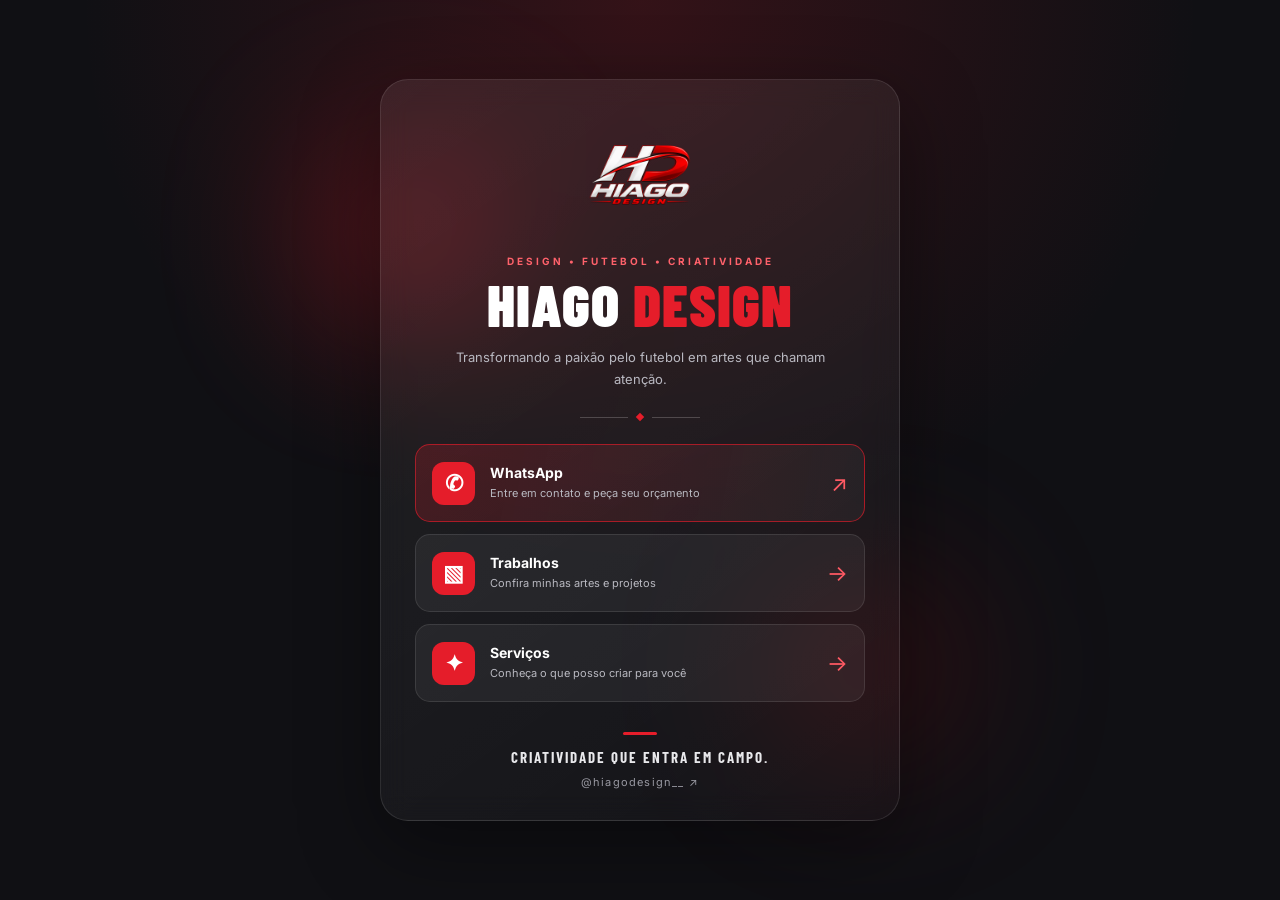
<file: index.html>
<!DOCTYPE html>
<html lang="pt-BR">

<head>
    <meta charset="UTF-8">
    <meta name="viewport" content="width=device-width,initial-scale=1">
    <meta name="description" content="Hiago Design: artes esportivas, serviços e portfólio.">
    <title>Hiago Design | Link na Bio</title>
    <link rel="preconnect" href="https://fonts.googleapis.com">
    <link rel="preconnect" href="https://fonts.gstatic.com" crossorigin>
    <link
        href="https://fonts.googleapis.com/css2?family=Barlow+Condensed:wght@600;700;800;900&family=Inter:wght@400;500;600;700&display=swap"
        rel="stylesheet">
    <link rel="stylesheet" href="style.css">
</head>
<body>
    <main class="page">
        <div class="glow glow-one"></div>
        <div class="glow glow-two"></div>
        <section class="profile">
            <div class="logo-area"><img class="brand-logo" src="imagens/Design sem nome - 2026-11-04T105549.562.png"
                    alt="Logo Hiago Design" onerror="this.style.display='none'"></div>
            <p class="eyebrow">DESIGN • FUTEBOL • CRIATIVIDADE</p>
            <h1>HIAGO <span>DESIGN</span></h1>
            <p class="intro">Transformando a paixão pelo futebol em artes que chamam atenção.</p>
            <div class="divider"><span></span><i></i><span></span></div>
            <nav class="links" aria-label="Links principais"><a class="link-card whatsapp"
                    href="https://w.app/hiagodesign__" target="_blank" rel="noopener noreferrer"><span
                        class="link-icon">✆</span><span class="link-copy"><strong>WhatsApp</strong><small>Entre em
                            contato e peça seu orçamento</small></span><span class="arrow">↗</span></a><a
                    class="link-card" href="trabalhos.html"><span class="link-icon">▧</span><span
                        class="link-copy"><strong>Trabalhos</strong><small>Confira minhas artes e
                            projetos</small></span><span class="arrow">→</span></a><a class="link-card"
                    href="servicos.html"><span class="link-icon">✦</span><span
                        class="link-copy"><strong>Serviços</strong><small>Conheça o que posso criar para
                            você</small></span><span class="arrow">→</span></a></nav>
            <div class="bottom"><span class="red-line"></span>
                <p>CRIATIVIDADE QUE ENTRA EM CAMPO.</p><a class="social" href="https://www.instagram.com/hiagodesign__/"
                    target="_blank" rel="noopener noreferrer">@hiagodesign__ ↗</a>
            </div>
        </section>
    </main>
</body>

</html>
</file>
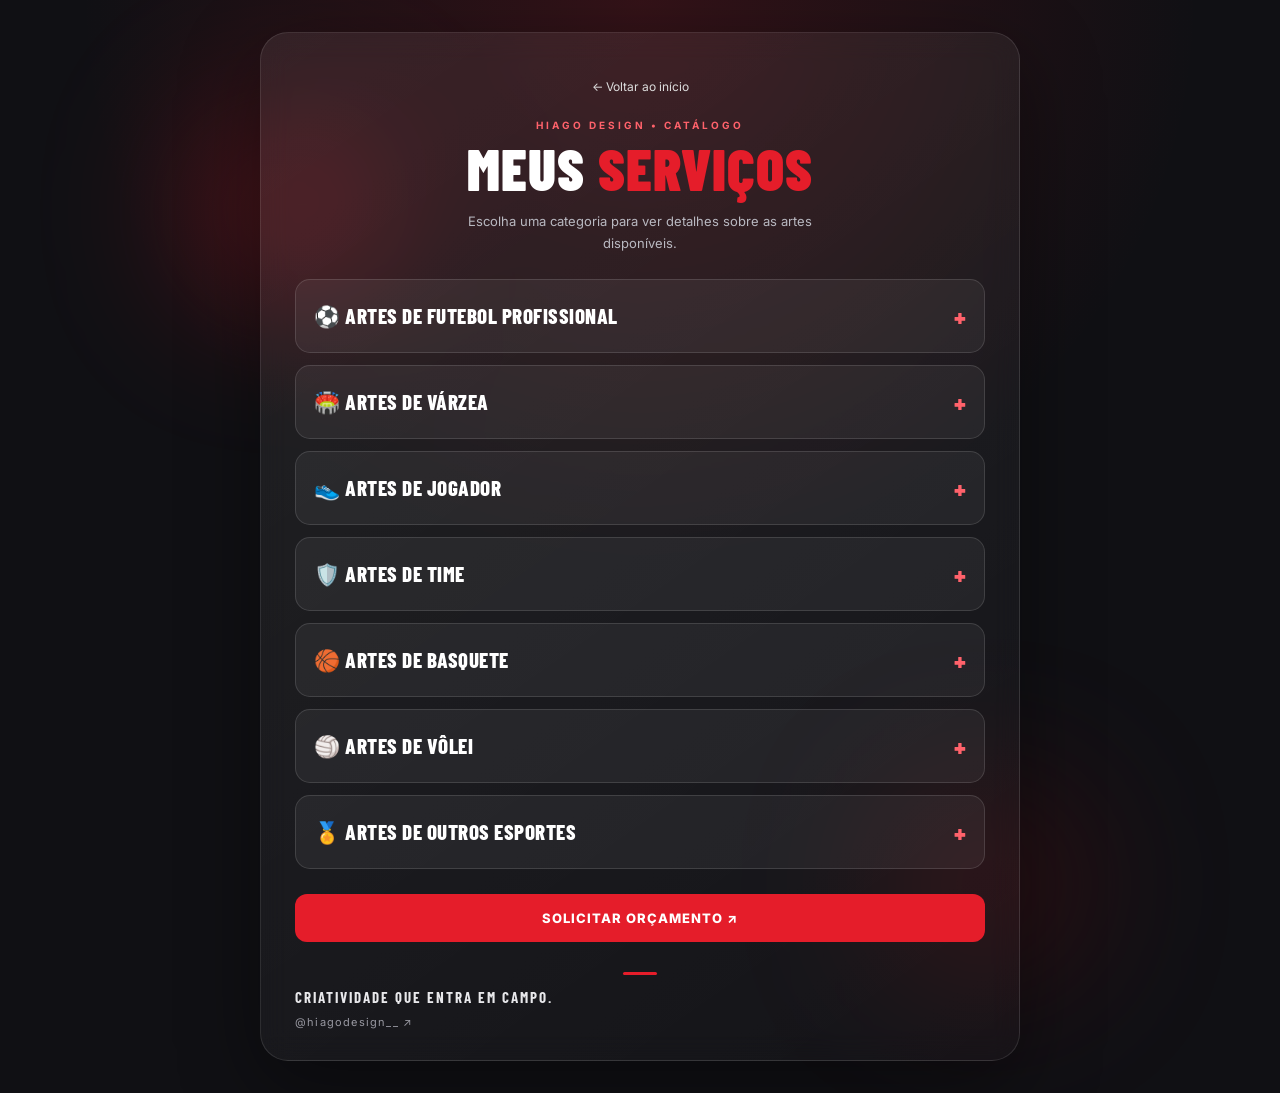
<file: servicos.html>
<!DOCTYPE html>
<html lang="pt-BR">

<head>
    <meta charset="UTF-8">
    <meta name="viewport" content="width=device-width,initial-scale=1">
    <title>Serviços | Hiago Design</title>
    <link rel="preconnect" href="https://fonts.googleapis.com">
    <link rel="preconnect" href="https://fonts.gstatic.com" crossorigin>
    <link
        href="https://fonts.googleapis.com/css2?family=Barlow+Condensed:wght@600;700;800;900&family=Inter:wght@400;500;600;700&display=swap"
        rel="stylesheet">
    <link rel="stylesheet" href="style.css">
</head>

<body>
    <main class="page wide">
        <div class="glow glow-one"></div>
        <div class="glow glow-two"></div>
        <section class="profile inner">
            <header class="page-header"><a class="back" href="index.html">← Voltar ao início</a>
                <p class="eyebrow">HIAGO DESIGN • CATÁLOGO</p>
                <h1>MEUS <span>SERVIÇOS</span></h1>
                <p class="intro">Escolha uma categoria para ver detalhes sobre as artes disponíveis.</p>
            </header>
            <div class="service-list">
                <details class="service">
                    <summary><span>⚽ ARTES DE FUTEBOL PROFISSIONAL</span><span class="plus">+</span></summary>
                    <div class="service-content">
                        <p>Artes com visual profissional para atletas, clubes, páginas esportivas e torcedores. Ideal
                            para anúncios, pré-jogos, resultados, contratações, destaques e comemorações.</p>
                        <p class="sizes"><strong>Tamanhos disponíveis:</strong> 1080 × 1350 px (post de Instagram) e
                            1080 × 1920 px (story de Instagram).</p>
                    </div>
                </details>
                <details class="service">
                    <summary><span>🏟️ ARTES DE VÁRZEA</span><span class="plus">+</span></summary>
                    <div class="service-content">
                        <p>Artes para times, campeonatos e jogadores do futebol de várzea: divulgação de partidas,
                            escalações, resultados, títulos, torneios e eventos da comunidade.</p>
                        <p class="sizes"><strong>Tamanhos disponíveis:</strong> 1080 × 1350 px (post de Instagram) e
                            1080 × 1920 px (story de Instagram).</p>
                    </div>
                </details>
                <details class="service">
                    <summary><span>👟 ARTES DE JOGADOR</span><span class="plus">+</span></summary>
                    <div class="service-content">
                        <p>Arte personalizada para você ou para um jogador que você queira destacar, utilizando de 1 a 4
                            imagens, dependendo do tamanho e da composição. Ideal para apresentação, homenagem,
                            aniversário, conquista ou destaque da partida.</p>
                        <p class="sizes"><strong>Tamanhos disponíveis:</strong> 1080 × 1350 px (post de Instagram) e
                            1080 × 1920 px (story de Instagram).</p>
                    </div>
                </details>
                <details class="service">
                    <summary><span>🛡️ ARTES DE TIME</span><span class="plus">+</span></summary>
                    <div class="service-content">
                        <p>Artes de elenco, escalação, campeão, vitória, próximo jogo e muito mais. Criações para seu
                            clube, seu time de várzea ou seu time do coração, com identidade visual personalizada.</p>
                        <p class="sizes"><strong>Tamanhos disponíveis:</strong> 1080 × 1350 px (post de Instagram) e
                            1080 × 1920 px (story de Instagram).</p>
                    </div>
                </details>
                <details class="service">
                    <summary><span>🏀 ARTES DE BASQUETE</span><span class="plus">+</span></summary>
                    <div class="service-content">
                        <p>Artes para jogadores, equipes e campeonatos de basquete: dia de jogo, placares, escalações,
                            estatísticas, MVP, contratações e comemorações de vitórias.</p>
                        <p class="sizes"><strong>Tamanhos disponíveis:</strong> 1080 × 1350 px (post de Instagram) e
                            1080 × 1920 px (story de Instagram).</p>
                    </div>
                </details>
                <details class="service">
                    <summary><span>🏐 ARTES DE VÔLEI</span><span class="plus">+</span></summary>
                    <div class="service-content">
                        <p>Artes para atletas e equipes de vôlei, incluindo divulgação de jogos, resultados, destaques
                            individuais, elencos, torneios e títulos.</p>
                        <p class="sizes"><strong>Tamanhos disponíveis:</strong> 1080 × 1350 px (post de Instagram) e
                            1080 × 1920 px (story de Instagram).</p>
                    </div>
                </details>
                <details class="service">
                    <summary><span>🏅 ARTES DE OUTROS ESPORTES</span><span class="plus">+</span></summary>
                    <div class="service-content">
                        <p>Artes personalizadas para futsal, handebol, corrida, artes marciais e outras modalidades.
                            Divulgação de atletas, equipes, competições, conquistas e eventos esportivos.</p>
                        <p class="sizes"><strong>Tamanhos disponíveis:</strong> 1080 × 1350 px (post de Instagram) e
                            1080 × 1920 px (story de Instagram).</p>
                    </div>
                </details>
            </div><a class="cta" href="https://w.app/hiagodesign__" target="_blank" rel="noopener noreferrer">SOLICITAR
                ORÇAMENTO ↗</a>
            <footer class="bottom"><span class="red-line"></span>
                <p>CRIATIVIDADE QUE ENTRA EM CAMPO.</p><a class="social" href="https://www.instagram.com/hiagodesign__/"
                    target="_blank" rel="noopener noreferrer">@hiagodesign__ ↗</a>
            </footer>
        </section>
    </main>
</body>

</html>
</file>
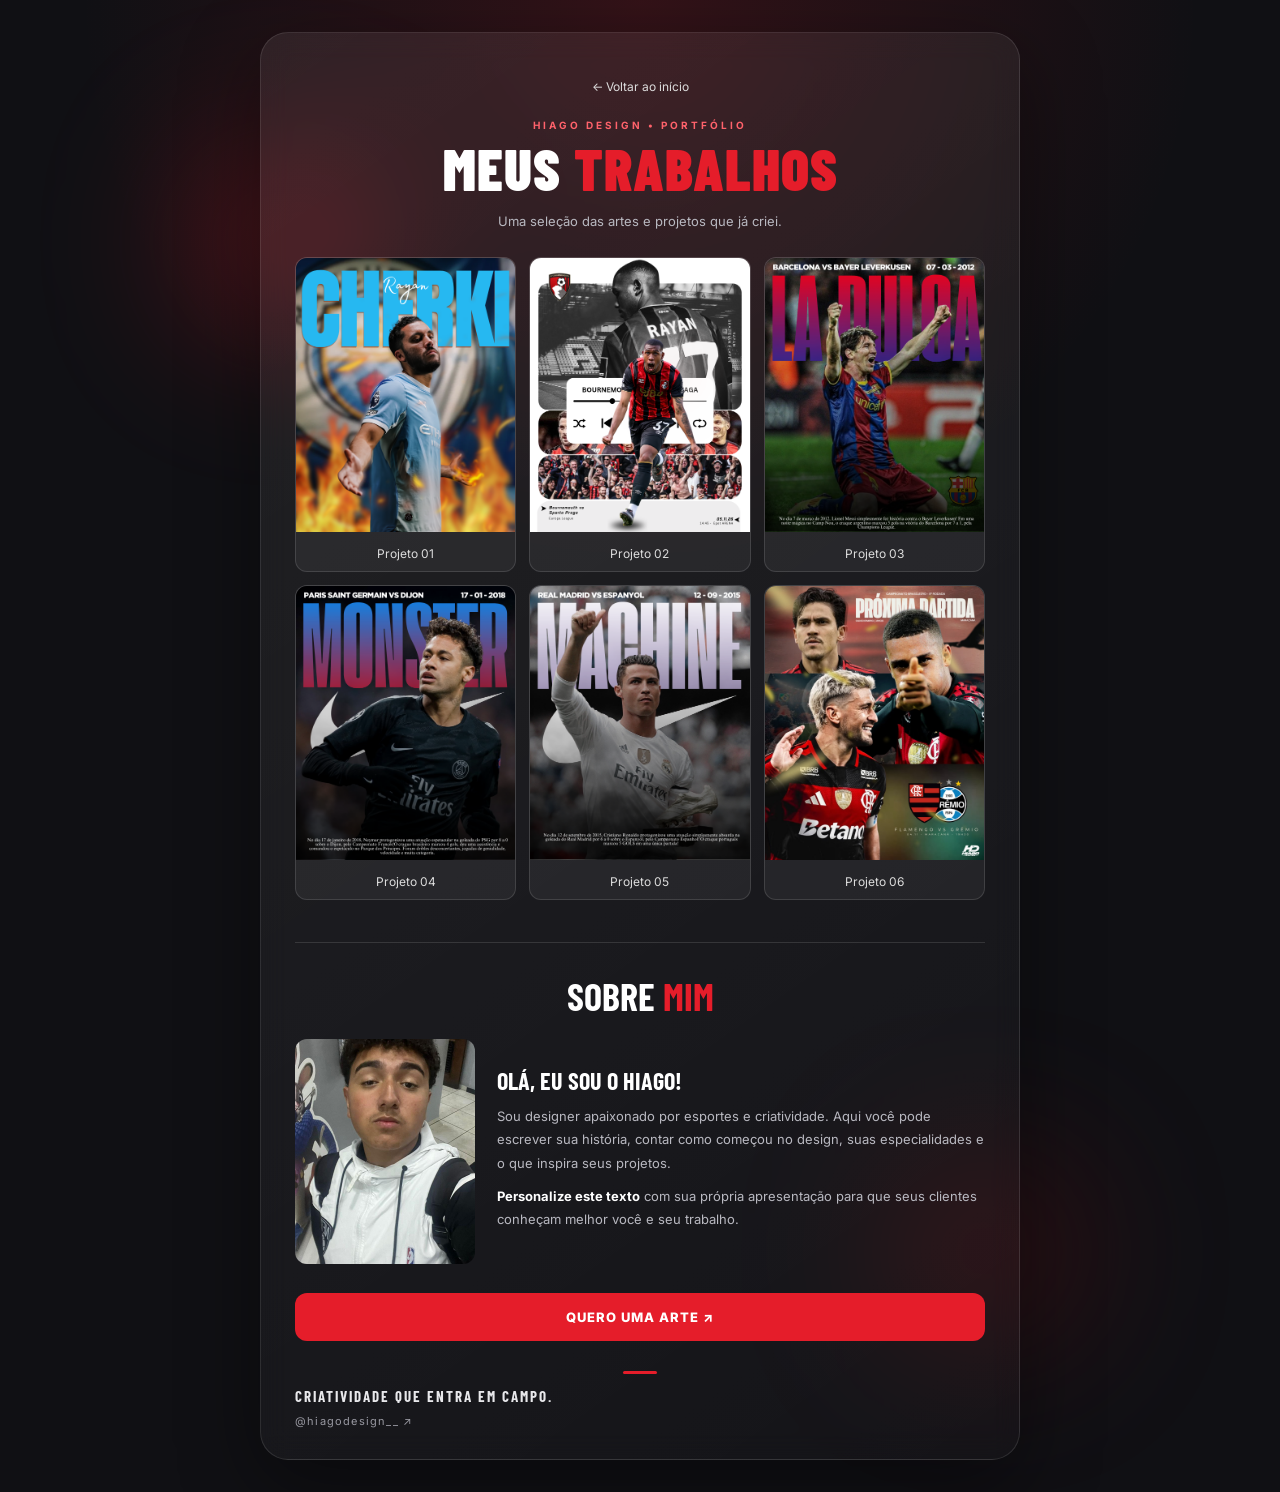
<file: trabalhos.html>
<!DOCTYPE html>
<html lang="pt-BR">

<head>
    <meta charset="UTF-8">
    <meta name="viewport" content="width=device-width,initial-scale=1">
    <title>Trabalhos | Hiago Design</title>
    <link rel="preconnect" href="https://fonts.googleapis.com">
    <link rel="preconnect" href="https://fonts.gstatic.com" crossorigin>
    <link
        href="https://fonts.googleapis.com/css2?family=Barlow+Condensed:wght@600;700;800;900&family=Inter:wght@400;500;600;700&display=swap"
        rel="stylesheet">
    <link rel="stylesheet" href="style.css">
    <link rel="stylesheet" href="visualizador.css">
</head>

<body>
    <main class="page wide">
        <div class="glow glow-one"></div>
        <div class="glow glow-two"></div>
        <section class="profile inner">
            <header class="page-header"><a class="back" href="index.html">← Voltar ao início</a>
                <p class="eyebrow">HIAGO DESIGN • PORTFÓLIO</p>
                <h1>MEUS <span>TRABALHOS</span></h1>
                <p class="intro">Uma seleção das artes e projetos que já criei.</p>
            </header>
            <div class="portfolio-grid">
                <figure class="work"><img src="imagens/Bournemouth vs sparta praga (2).png" alt="Trabalho esportivo 1"
                        onerror="this.hidden=true;this.nextElementSibling.hidden=false">
                    <div class="placeholder" hidden>ADICIONE SUA ARTE 01</div>
                    <figcaption>Projeto 01</figcaption>
                </figure>
                <figure class="work"><img src="imagens/Bournemouth vs sparta praga (3).png" alt="Trabalho esportivo 2"
                        onerror="this.hidden=true;this.nextElementSibling.hidden=false">
                    <div class="placeholder" hidden>ADICIONE SUA ARTE 02</div>
                    <figcaption>Projeto 02</figcaption>
                </figure>
                <figure class="work"><img src="imagens/Bournemouth vs sparta praga (4).png" alt="Trabalho esportivo 3"
                        onerror="this.hidden=true;this.nextElementSibling.hidden=false">
                    <div class="placeholder" hidden>ADICIONE SUA ARTE 03</div>
                    <figcaption>Projeto 03</figcaption>
                </figure>
                <figure class="work"><img src="imagens/Bournemouth vs sparta praga (5).png" alt="Trabalho esportivo 4"
                        onerror="this.hidden=true;this.nextElementSibling.hidden=false">
                    <div class="placeholder" hidden>ADICIONE SUA ARTE 04</div>
                    <figcaption>Projeto 04</figcaption>
                </figure>
                <figure class="work"><img src="imagens/Bournemouth vs sparta praga (8).png" alt="Trabalho esportivo 5"
                        onerror="this.hidden=true;this.nextElementSibling.hidden=false">
                    <div class="placeholder" hidden>ADICIONE SUA ARTE 05</div>
                    <figcaption>Projeto 05</figcaption>
                </figure>
                <figure class="work"><img src="imagens/WhatsApp Image 2026-11-04 at 16.27.29.jpeg"
                        alt="Trabalho esportivo 6" onerror="this.hidden=true;this.nextElementSibling.hidden=false">
                    <div class="placeholder" hidden>ADICIONE SUA ARTE 06</div>
                    <figcaption>Projeto 06</figcaption>
                </figure>
            </div>
            <section class="about" aria-labelledby="sobre">
                <h2 id="sobre">SOBRE <span>MIM</span></h2>
                <div class="about-content">
                    <div class="portrait"><img src="imagens/foto.jpg" alt="Foto de Hiago"
                            onerror="this.hidden=true;this.nextElementSibling.hidden=false">
                        <div class="placeholder" hidden>SUA FOTO AQUI</div>
                    </div>
                    <div class="about-text">
                        <h3>OLÁ, EU SOU O HIAGO!</h3>
                        <p>Sou designer apaixonado por esportes e criatividade. Aqui você pode escrever sua história,
                            contar como começou no design, suas especialidades e o que inspira seus projetos.</p>
                        <p><strong>Personalize este texto</strong> com sua própria apresentação para que seus clientes
                            conheçam melhor você e seu trabalho.</p>
                    </div>
                </div>
            </section><a class="cta" href="https://w.app/hiagodesign__" target="_blank" rel="noopener noreferrer">QUERO
                UMA ARTE ↗</a>
            <footer class="bottom"><span class="red-line"></span>
                <p>CRIATIVIDADE QUE ENTRA EM CAMPO.</p><a class="social" href="https://www.instagram.com/hiagodesign__/"
                    target="_blank" rel="noopener noreferrer">@hiagodesign__ ↗</a>
            </footer>
        </section>
    </main>
<script src="visualizador.js"></script>
</body>
</html>
</file>
<file: style.css>
* {
    margin: 0;
    padding: 0;
    box-sizing: border-box
}

:root {
    --red: #e51d2a;
    --white: #fff;
    --muted: #b9b9c1;
    --background: #101014;
    --card: rgba(255, 255, 255, .055)
}

body {
    min-height: 100vh;
    color: var(--white);
    background: radial-gradient(circle at 50% 0%, rgba(229, 29, 42, .17), transparent 35rem), var(--background);
    font-family: Inter, sans-serif;
    display: grid;
    place-items: center;
    padding: 32px 18px;
    overflow-x: hidden
}

.page {
    width: 100%;
    max-width: 520px;
    position: relative
}

.page.wide {
    max-width: 760px
}

.profile {
    position: relative;
    z-index: 1;
    text-align: center;
    padding: 42px 34px 30px;
    border: 1px solid rgba(255, 255, 255, .11);
    border-radius: 28px;
    background: linear-gradient(145deg, rgba(255, 255, 255, .075), rgba(255, 255, 255, .018));
    box-shadow: 0 24px 80px rgba(0, 0, 0, .4);
    backdrop-filter: blur(14px)
}

.glow {
    position: absolute;
    width: 190px;
    height: 190px;
    border-radius: 50%;
    filter: blur(80px);
    opacity: .35;
    pointer-events: none
}

.glow-one {
    top: 8%;
    left: -70px;
    background: var(--red)
}

.glow-two {
    right: -60px;
    bottom: 8%;
    background: #7d1018
}

.logo-area {
    width: 112px;
    height: 112px;
    margin: 0 auto 21px;
    display: grid;
    place-items: center
}

.brand-logo {
    display: block;
    max-width: 100%;
    max-height: 100%;
    width: auto;
    height: auto;
    object-fit: contain
}

.eyebrow {
    color: #ff626b;
    font-size: 10px;
    font-weight: 700;
    letter-spacing: 3px
}

h1 {
    margin-top: 8px;
    font-family: 'Barlow Condensed', sans-serif;
    font-size: clamp(44px, 10vw, 58px);
    font-weight: 900;
    letter-spacing: 1px;
    line-height: 1
}

h1 span,
h2 span {
    color: var(--red)
}

.intro {
    max-width: 400px;
    margin: 13px auto 24px;
    color: var(--muted);
    font-size: 13px;
    line-height: 1.7
}

.divider {
    display: flex;
    align-items: center;
    justify-content: center;
    gap: 9px;
    margin: 0 auto 24px
}

.divider span {
    width: 48px;
    height: 1px;
    background: rgba(255, 255, 255, .2)
}

.divider i {
    width: 6px;
    height: 6px;
    background: var(--red);
    transform: rotate(45deg)
}

.links {
    display: grid;
    gap: 12px
}

.link-card {
    min-height: 78px;
    display: flex;
    align-items: center;
    gap: 15px;
    padding: 14px 16px;
    color: var(--white);
    text-decoration: none;
    text-align: left;
    border: 1px solid rgba(255, 255, 255, .1);
    border-radius: 15px;
    background: var(--card);
    transition: transform .2s ease, border-color .2s ease, background .2s ease
}

.link-card:hover {
    transform: translateY(-3px);
    border-color: rgba(229, 29, 42, .75);
    background: rgba(229, 29, 42, .1)
}

.link-card.whatsapp {
    border-color: rgba(229, 29, 42, .65);
    background: linear-gradient(100deg, rgba(229, 29, 42, .2), rgba(255, 255, 255, .045))
}

.link-icon {
    width: 43px;
    height: 43px;
    flex: 0 0 43px;
    display: grid;
    place-items: center;
    border-radius: 12px;
    color: var(--white);
    background: var(--red);
    font-size: 22px;
    font-weight: 700
}

.link-copy {
    flex: 1;
    display: grid;
    gap: 5px
}

.link-copy strong {
    font-size: 14px;
    font-weight: 700
}

.link-copy small {
    color: var(--muted);
    font-size: 11px;
    line-height: 1.4
}

.arrow {
    color: #ff5a64;
    font-size: 22px
}

.bottom {
    margin-top: 30px
}

.red-line {
    display: block;
    width: 34px;
    height: 3px;
    margin: 0 auto 13px;
    border-radius: 10px;
    background: var(--red)
}

.bottom p {
    color: #e8e8eb;
    font-family: 'Barlow Condensed', sans-serif;
    font-size: 15px;
    font-weight: 700;
    letter-spacing: 2px
}

.social {
    display: inline-block;
    margin-top: 9px;
    color: #9999a2;
    font-size: 11px;
    letter-spacing: 1.2px;
    text-decoration: none
}

.social:hover,
.back:hover {
    color: #ff626b
}

.inner {
    text-align: left
}

.page-header {
    text-align: center;
    margin-bottom: 25px
}

.back {
    display: inline-block;
    margin-bottom: 25px;
    color: #ddd;
    text-decoration: none;
    font-size: 12px
}

.service-list {
    display: grid;
    gap: 12px
}

.service {
    border: 1px solid rgba(255, 255, 255, .13);
    border-radius: 15px;
    background: var(--card);
    overflow: hidden
}

.service[open] {
    border-color: rgba(229, 29, 42, .6)
}

.service summary {
    list-style: none;
    cursor: pointer;
    padding: 20px 18px;
    display: flex;
    align-items: center;
    justify-content: space-between;
    gap: 10px;
    font-family: 'Barlow Condensed', sans-serif;
    font-size: 21px;
    font-weight: 800;
    letter-spacing: .5px
}

.service summary::-webkit-details-marker {
    display: none
}

.plus {
    color: #ff626b;
    font-size: 27px
}

.service[open] .plus {
    transform: rotate(45deg)
}

.service-content {
    padding: 0 18px 20px;
    color: var(--muted);
    font-size: 13px;
    line-height: 1.8
}

.service-content p+p {
    margin-top: 12px
}

.sizes {
    padding: 12px;
    border-left: 3px solid var(--red);
    background: rgba(229, 29, 42, .07)
}

.sizes strong {
    color: #fff
}

.cta {
    display: block;
    margin-top: 25px;
    padding: 16px 18px;
    background: var(--red);
    border-radius: 12px;
    text-align: center;
    color: #fff;
    text-decoration: none;
    font-size: 13px;
    font-weight: 800;
    letter-spacing: 1px
}

.cta:hover {
    background: #b91520
}

.portfolio-grid {
    display: grid;
    grid-template-columns: repeat(3, minmax(0, 1fr));
    gap: 13px
}

.work {
    border: 1px solid rgba(255, 255, 255, .13);
    border-radius: 12px;
    overflow: hidden;
    background: var(--card)
}

.work img,
.placeholder {
    width: 100%;
    aspect-ratio: 4/5;
    object-fit: cover
}

.placeholder {
    display: grid;
    place-items: center;
    padding: 12px;
    text-align: center;
    color: #a8a8b1;
    background: linear-gradient(135deg, #25252c, #16161b);
    font-family: 'Barlow Condensed', sans-serif;
    font-size: 18px;
    font-weight: 800
}

.placeholder[hidden] {
    display: none
}

.work figcaption {
    padding: 10px;
    color: #ddd;
    font-size: 12px;
    text-align: center
}

.about {
    margin-top: 42px;
    padding-top: 30px;
    border-top: 1px solid rgba(255, 255, 255, .12)
}

.about h2 {
    text-align: center;
    font-family: 'Barlow Condensed', sans-serif;
    font-size: 38px;
    margin-bottom: 20px
}

.about-content {
    display: grid;
    grid-template-columns: 180px 1fr;
    gap: 22px;
    align-items: center
}

.portrait img,
.portrait .placeholder {
    width: 100%;
    aspect-ratio: 4/5;
    object-fit: cover;
    border-radius: 12px
}

.about-text h3 {
    font-family: 'Barlow Condensed', sans-serif;
    font-size: 24px;
    margin-bottom: 10px
}

.about-text p {
    color: var(--muted);
    font-size: 13px;
    line-height: 1.8;
    margin-bottom: 10px
}

.about-text strong {
    color: white
}

@media(max-width:480px) {
    body {
        padding: 18px 12px
    }

    .profile {
        padding: 34px 20px 25px;
        border-radius: 23px
    }

    .logo-area {
        width: 100px;
        height: 100px
    }

    .link-card {
        min-height: 74px;
        padding: 12px;
        gap: 12px
    }

    .link-copy small {
        font-size: 10px
    }

    .portfolio-grid {
        grid-template-columns: repeat(2, minmax(0, 1fr))
    }

    .about-content {
        grid-template-columns: 1fr
    }

    .portrait {
        width: 170px;
        margin: auto
    }

    .service summary {
        font-size: 19px
    }
}

@media(prefers-reduced-motion:reduce) {

    *,
    *::before,
    *::after {
        transition: none !important;
        scroll-behavior: auto !important
    }
}
</file>
<file: visualizador.css>
/* Visualizador ampliado do portfólio */
.portfolio-grid .work img{cursor:zoom-in;transition:transform .2s ease}
.portfolio-grid .work img:hover{transform:scale(1.035)}
.portfolio-grid .work img:focus-visible{outline:3px solid #e51d2a;outline-offset:-3px}
.lightbox{position:fixed;inset:0;z-index:9999;background:rgba(0,0,0,.96);display:none;align-items:center;justify-content:center;padding:65px 55px;color:#fff}
.lightbox.active{display:flex}
.lightbox-open{overflow:hidden}
.lightbox-image{max-width:100%;max-height:calc(100dvh - 130px);width:auto;height:auto;object-fit:contain;border-radius:5px}
.lightbox button{position:absolute;z-index:1;cursor:pointer;background:rgba(255,255,255,.12);color:white;border:1px solid rgba(255,255,255,.2);border-radius:50%;width:44px;height:44px;font-size:23px;display:grid;place-items:center}
.lightbox button:hover{background:#e51d2a}
.lightbox-close{top:18px;right:20px}
.lightbox-prev{left:12px;top:50%;transform:translateY(-50%)}
.lightbox-next{right:12px;top:50%;transform:translateY(-50%)}
.lightbox-counter{position:absolute;bottom:18px;font:600 13px Inter,sans-serif;color:#ddd}
@media(max-width:480px){.lightbox{padding:65px 12px}.lightbox-prev{left:8px;top:auto;bottom:12px;transform:none}.lightbox-next{right:8px;top:auto;bottom:12px;transform:none}}
@media(prefers-reduced-motion:reduce){.portfolio-grid .work img{transition:none}}
</file>
